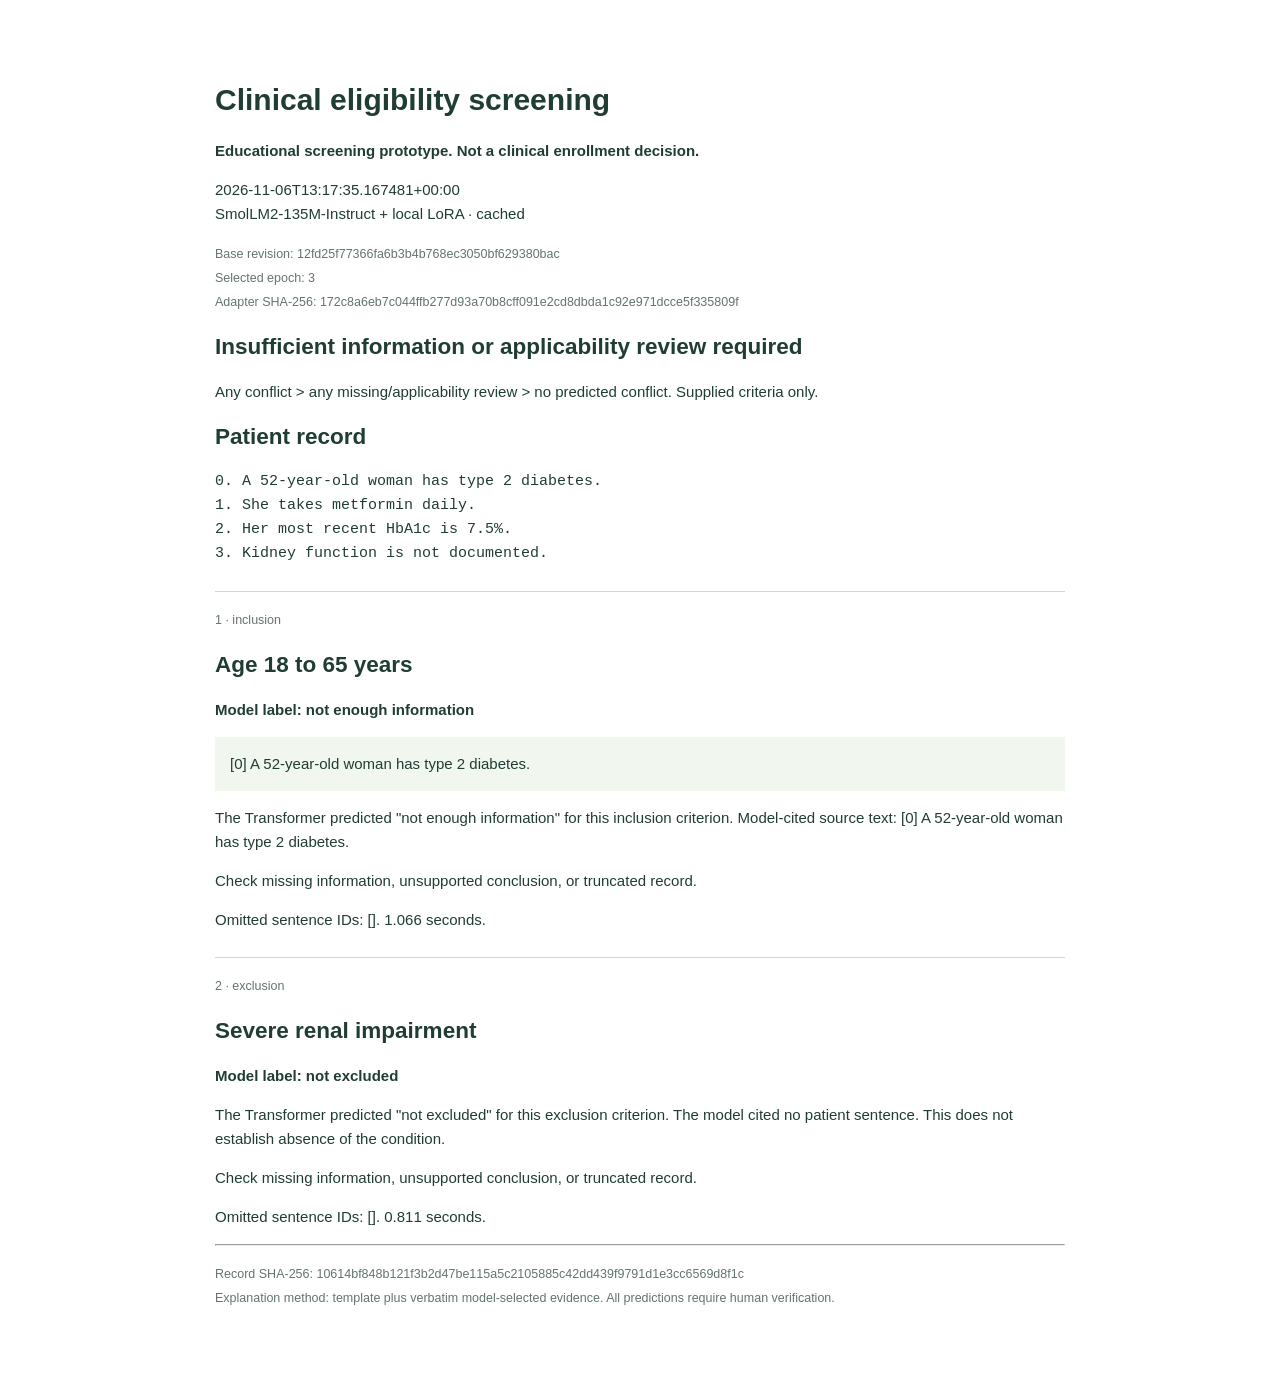
<file: results/application_check/report.html>
<!doctype html>
<html lang="en"><meta charset="utf-8"><title>Eligibility screening report</title>
<style>body{font:15px/1.6 Arial,sans-serif;max-width:850px;margin:40px auto;padding:20px;color:#203d34}h1,h2{line-height:1.3}article{border-top:1px solid #ccd8cf;margin-top:25px;padding-top:15px}blockquote{background:#f1f6ee;padding:15px;margin:10px 0}small{color:#63756c}pre{white-space:pre-wrap;overflow-wrap:anywhere}@media print{body{margin:0}}</style>
<h1>Clinical eligibility screening</h1><p><strong>Educational screening prototype. Not a clinical enrollment decision.</strong></p>
<p>2026-11-06T13:17:35.167481+00:00<br>SmolLM2-135M-Instruct + local LoRA · cached</p>
<p><small>Base revision: 12fd25f77366fa6b3b4b768ec3050bf629380bac<br>Selected epoch: 3<br>Adapter SHA-256: 172c8a6eb7c044ffb277d93a70b8cff091e2cd8dbda1c92e971dcce5f335809f</small></p>
<h2>Insufficient information or applicability review required</h2><p>Any conflict &gt; any missing/applicability review &gt; no predicted conflict. Supplied criteria only.</p><h2>Patient record</h2><pre>0. A 52-year-old woman has type 2 diabetes.
1. She takes metformin daily.
2. Her most recent HbA1c is 7.5%.
3. Kidney function is not documented.</pre>
<article><small>1 · inclusion</small><h2>Age 18 to 65 years</h2><p><strong>Model label: not enough information</strong></p>
<blockquote>[0] A 52-year-old woman has type 2 diabetes.</blockquote>
<p>The Transformer predicted &#34;not enough information&#34; for this inclusion criterion. Model-cited source text: [0] A 52-year-old woman has type 2 diabetes.</p><p>Check missing information, unsupported conclusion, or truncated record.</p><p>Omitted sentence IDs: []. 1.066 seconds.</p></article><article><small>2 · exclusion</small><h2>Severe renal impairment</h2><p><strong>Model label: not excluded</strong></p>

<p>The Transformer predicted &#34;not excluded&#34; for this exclusion criterion. The model cited no patient sentence. This does not establish absence of the condition.</p><p>Check missing information, unsupported conclusion, or truncated record.</p><p>Omitted sentence IDs: []. 0.811 seconds.</p></article>
<hr><p><small>Record SHA-256: 10614bf848b121f3b2d47be115a5c2105885c42dd439f9791d1e3cc6569d8f1c<br>Explanation method: template plus verbatim model-selected evidence. All predictions require human verification.</small></p></html>
</file>
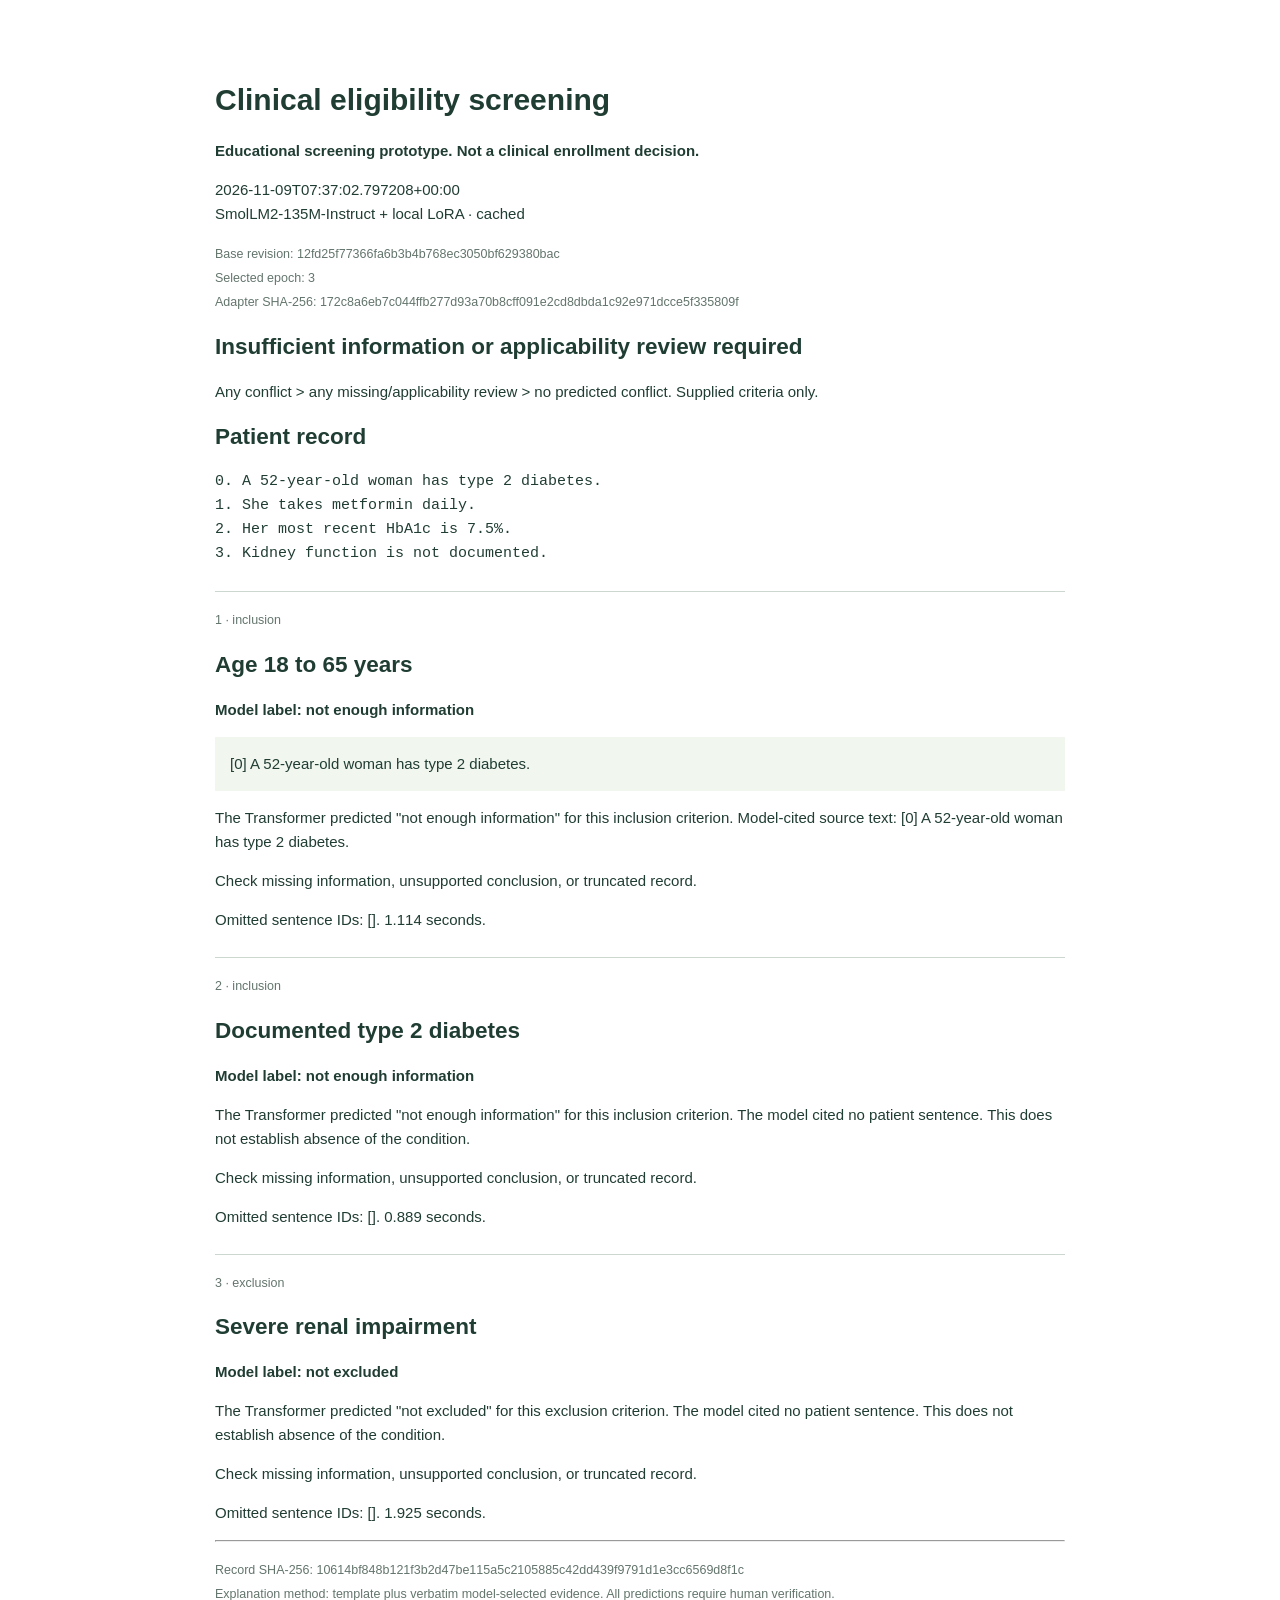
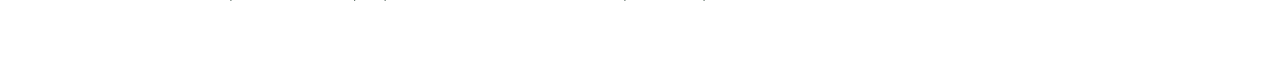
<file: results/browser_verification/export.html>
<!doctype html>
<html lang="en"><meta charset="utf-8"><title>Eligibility screening report</title>
<style>body{font:15px/1.6 Arial,sans-serif;max-width:850px;margin:40px auto;padding:20px;color:#203d34}h1,h2{line-height:1.3}article{border-top:1px solid #ccd8cf;margin-top:25px;padding-top:15px}blockquote{background:#f1f6ee;padding:15px;margin:10px 0}small{color:#63756c}pre{white-space:pre-wrap;overflow-wrap:anywhere}@media print{body{margin:0}}</style>
<h1>Clinical eligibility screening</h1><p><strong>Educational screening prototype. Not a clinical enrollment decision.</strong></p>
<p>2026-11-09T07:37:02.797208+00:00<br>SmolLM2-135M-Instruct + local LoRA · cached</p>
<p><small>Base revision: 12fd25f77366fa6b3b4b768ec3050bf629380bac<br>Selected epoch: 3<br>Adapter SHA-256: 172c8a6eb7c044ffb277d93a70b8cff091e2cd8dbda1c92e971dcce5f335809f</small></p>
<h2>Insufficient information or applicability review required</h2><p>Any conflict &gt; any missing/applicability review &gt; no predicted conflict. Supplied criteria only.</p><h2>Patient record</h2><pre>0. A 52-year-old woman has type 2 diabetes.
1. She takes metformin daily.
2. Her most recent HbA1c is 7.5%.
3. Kidney function is not documented.</pre>
<article><small>1 · inclusion</small><h2>Age 18 to 65 years</h2><p><strong>Model label: not enough information</strong></p>
<blockquote>[0] A 52-year-old woman has type 2 diabetes.</blockquote>
<p>The Transformer predicted &#34;not enough information&#34; for this inclusion criterion. Model-cited source text: [0] A 52-year-old woman has type 2 diabetes.</p><p>Check missing information, unsupported conclusion, or truncated record.</p><p>Omitted sentence IDs: []. 1.114 seconds.</p></article><article><small>2 · inclusion</small><h2>Documented type 2 diabetes</h2><p><strong>Model label: not enough information</strong></p>

<p>The Transformer predicted &#34;not enough information&#34; for this inclusion criterion. The model cited no patient sentence. This does not establish absence of the condition.</p><p>Check missing information, unsupported conclusion, or truncated record.</p><p>Omitted sentence IDs: []. 0.889 seconds.</p></article><article><small>3 · exclusion</small><h2>Severe renal impairment</h2><p><strong>Model label: not excluded</strong></p>

<p>The Transformer predicted &#34;not excluded&#34; for this exclusion criterion. The model cited no patient sentence. This does not establish absence of the condition.</p><p>Check missing information, unsupported conclusion, or truncated record.</p><p>Omitted sentence IDs: []. 1.925 seconds.</p></article>
<hr><p><small>Record SHA-256: 10614bf848b121f3b2d47be115a5c2105885c42dd439f9791d1e3cc6569d8f1c<br>Explanation method: template plus verbatim model-selected evidence. All predictions require human verification.</small></p></html>
</file>
